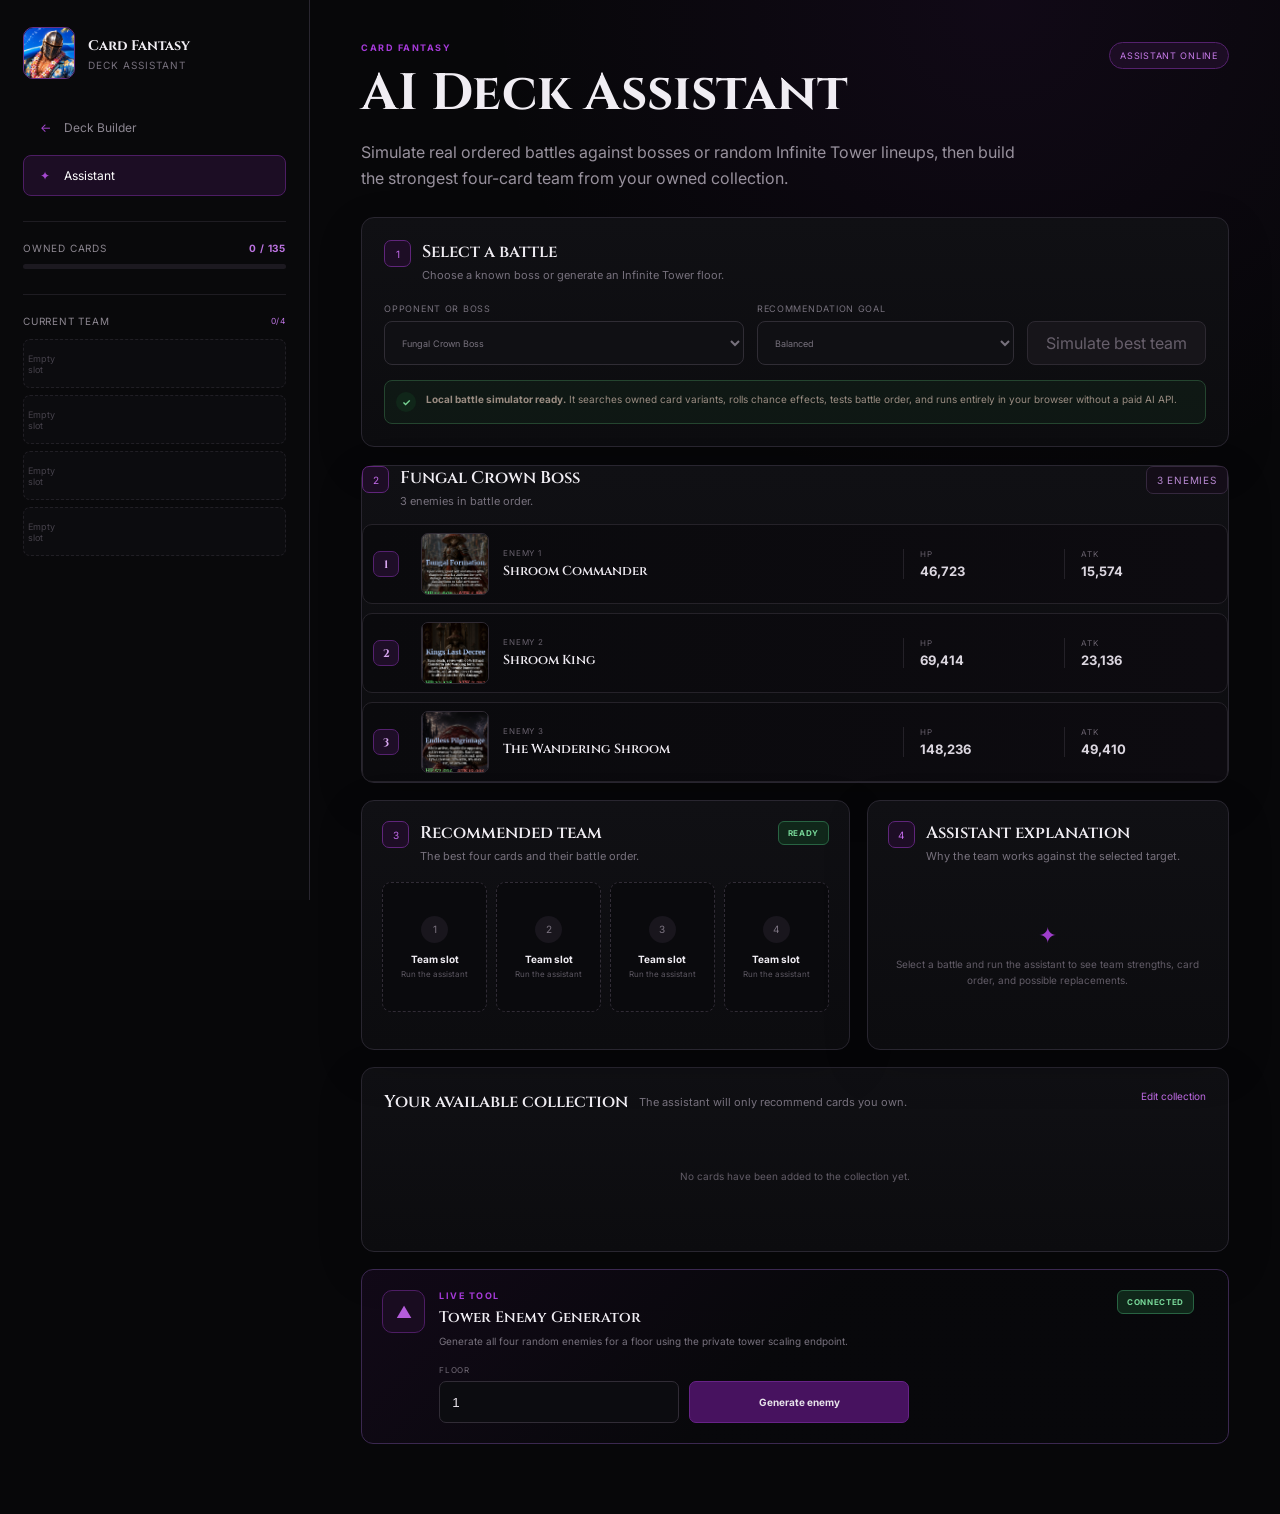
<file: assistant.html>
<!DOCTYPE html>
<html lang="en">
<head>
  <meta charset="UTF-8">
  <meta name="viewport" content="width=device-width, initial-scale=1.0">
  <title>CF Deck Assistant</title>
  <meta name="description" content="Card Fantasy team recommendation and battle-planning interface.">
  <link rel="preconnect" href="https://fonts.googleapis.com">
  <link rel="preconnect" href="https://fonts.gstatic.com" crossorigin>
  <link href="https://fonts.googleapis.com/css2?family=Cinzel:wght@500;600;700&family=Inter:wght@400;500;600;700&display=swap" rel="stylesheet">
  <link rel="stylesheet" href="assistant.css?v=7">
</head>
<body>
  <div class="assistant-shell">
    <aside class="assistant-sidebar">
      <a class="assistant-brand" href="index.html">
        <img src="assets/cf-brand-icon.png?v=1" alt="">
        <span><strong>Card Fantasy</strong><small>Deck Assistant</small></span>
      </a>

      <nav class="assistant-nav" aria-label="Deck assistant navigation">
        <a href="index.html"><span>←</span> Deck Builder</a>
        <a class="is-active" href="assistant.html"><span>✦</span> Assistant</a>
      </nav>

      <section class="assistant-collection">
        <div><span>Owned cards</span><strong id="assistantOwnedCount">0 / 135</strong></div>
        <div class="assistant-progress"><span id="assistantOwnedProgress"></span></div>
      </section>

      <section class="assistant-current-team">
        <div class="side-heading"><span>Current team</span><small id="assistantTeamCount">0/4</small></div>
        <div id="assistantCurrentTeam"></div>
      </section>
    </aside>

    <main class="assistant-main">
      <header class="assistant-hero">
        <div>
          <p class="eyebrow">Card Fantasy</p>
          <h1>AI Deck Assistant</h1>
          <p>Simulate real ordered battles against bosses or random Infinite Tower lineups, then build the strongest four-card team from your owned collection.</p>
        </div>
        <span class="phase-badge">Assistant online</span>
      </header>

      <section class="assistant-setup panel">
        <div class="panel-heading">
          <div><span class="step-number">1</span><div><h2>Select a battle</h2><p>Choose a known boss or generate an Infinite Tower floor.</p></div></div>
        </div>

        <div class="assistant-fields">
          <label>
            <span>Opponent or boss</span>
            <select id="assistantTarget" aria-label="Choose a boss"></select>
          </label>
          <label>
            <span>Recommendation goal</span>
            <select id="assistantGoal">
              <option value="balanced">Balanced</option>
              <option value="survival">Maximum survival</option>
              <option value="damage">Maximum damage</option>
              <option value="counter">Counter the opponent</option>
            </select>
          </label>
          <button id="assistantAnalyze" type="button">Simulate best team</button>
        </div>

        <div class="data-notice is-connected">
          <span>✓</span>
          <p><strong>Local battle simulator ready.</strong> It searches owned card variants, rolls chance effects, tests battle order, and runs entirely in your browser without a paid AI API.</p>
        </div>
      </section>

      <section class="boss-preview panel">
        <div class="panel-heading">
          <div><span class="step-number">2</span><div><h2 id="bossPreviewName">Selected boss</h2><p id="bossPreviewSummary">Enemy lineup and exact stats.</p></div></div>
          <span class="encounter-total" id="bossEncounterTotal"></span>
        </div>
        <div class="boss-stage-list" id="bossStageList"></div>
      </section>

      <section class="recommendation-grid">
        <article class="panel recommendation-panel">
          <div class="panel-heading">
            <div><span class="step-number">3</span><div><h2>Recommended team</h2><p>The best four cards and their battle order.</p></div></div>
            <span class="live-label" id="recommendationStatus">Ready</span>
          </div>
          <div class="simulation-summary" id="simulationSummary" hidden>
            <div><small>Estimated win chance</small><strong id="simulationWinChance">—</strong></div>
            <div><small>Expected result</small><strong id="simulationVerdict">—</strong></div>
            <div><small>Verification</small><strong id="simulationTrials">—</strong></div>
            <div id="simulationFloorMetric" hidden><small>Tower ceiling range</small><strong id="simulationFloorRange">—</strong></div>
          </div>
          <div class="recommended-slots" id="recommendedSlots">
            <div><span>1</span><strong>Team slot</strong><small>Run the assistant</small></div>
            <div><span>2</span><strong>Team slot</strong><small>Run the assistant</small></div>
            <div><span>3</span><strong>Team slot</strong><small>Run the assistant</small></div>
            <div><span>4</span><strong>Team slot</strong><small>Run the assistant</small></div>
          </div>
        </article>

        <article class="panel explanation-panel">
          <div class="panel-heading"><div><span class="step-number">4</span><div><h2>Assistant explanation</h2><p>Why the team works against the selected target.</p></div></div></div>
          <div class="empty-explanation" id="assistantExplanation">
            <span>✦</span>
            <p>Select a battle and run the assistant to see team strengths, card order, and possible replacements.</p>
          </div>
        </article>
      </section>

      <section class="owned-preview panel">
        <div class="panel-heading">
          <div><h2>Your available collection</h2><p>The assistant will only recommend cards you own.</p></div>
          <a href="index.html">Edit collection</a>
        </div>
        <div class="owned-strip" id="assistantOwnedStrip"></div>
      </section>

      <section class="future-tools tower-tools">
        <article class="future-card tower-tool is-live">
          <span class="future-icon">▲</span>
          <div class="tower-tool-content">
            <div class="tower-tool-heading">
              <div><p class="eyebrow">Live tool</p><h2>Tower Enemy Generator</h2><p>Generate all four random enemies for a floor using the private tower scaling endpoint.</p></div>
              <span class="live-label">Connected</span>
            </div>
            <div class="tower-controls">
              <label for="towerFloor"><span>Floor</span><input id="towerFloor" type="number" min="1" step="1" value="1"></label>
              <button id="towerGenerate" type="button">Generate enemy</button>
            </div>
            <div class="tower-result" id="towerResult" hidden>
              <div class="tower-result-heading">
                <div><small>Generated battle</small><strong id="towerResultFloor">Floor 1</strong></div>
              </div>
              <div class="tower-enemy-grid" id="towerEnemyGrid"></div>
            </div>
            <p class="tower-error" id="towerError" hidden></p>
          </div>
        </article>
      </section>
    </main>
  </div>

  <script src="assistant.js?v=9"></script>
</body>
</html>
</file>
<file: assistant.css>
:root{--bg:#070709;--panel:#0e0e12;--panel-2:#131318;--line:#292630;--text:#f0edf3;--muted:#87818c;--purple:#932bd0;--purple-soft:#2b1038;--sidebar:310px}
*{box-sizing:border-box}body{margin:0;min-height:100vh;color:var(--text);background:radial-gradient(circle at 78% 0,rgba(115,30,158,.09),transparent 28%),var(--bg);font-family:Inter,system-ui,sans-serif}button,select{font:inherit;color:inherit}.assistant-shell{display:grid;grid-template-columns:var(--sidebar) minmax(0,1fr);min-height:100vh}
.assistant-sidebar{position:fixed;inset:0 auto 0 0;width:var(--sidebar);padding:27px 23px;border-right:1px solid var(--line);background:#09090b;overflow-y:auto}.assistant-brand{display:flex;align-items:center;gap:13px;color:inherit;text-decoration:none}.assistant-brand img{width:52px;height:52px;border:1px solid #673087;border-radius:10px;object-fit:cover}.assistant-brand strong{display:block;font:700 14px Cinzel,serif}.assistant-brand small{display:block;margin-top:4px;color:#77717d;font-size:10px;text-transform:uppercase;letter-spacing:.1em}
.assistant-nav{display:grid;gap:7px;margin-top:28px}.assistant-nav a{display:flex;align-items:center;gap:10px;padding:12px;border:1px solid transparent;border-radius:8px;color:#8c8691;text-decoration:none;font-size:12px}.assistant-nav a:hover,.assistant-nav a.is-active{color:#fff;border-color:#4d1d64;background:#1c0d24}.assistant-nav span{width:18px;text-align:center;color:#a648d2}
.assistant-collection,.assistant-current-team{margin-top:25px;padding-top:20px;border-top:1px solid #1e1c22}.assistant-collection>div:first-child,.side-heading{display:flex;justify-content:space-between;align-items:center;color:#8d8791;font-size:10px;text-transform:uppercase;letter-spacing:.08em}.assistant-collection strong,.side-heading small{color:#bd74e2}.assistant-progress{height:5px;margin-top:10px;border-radius:10px;background:#1c1920;overflow:hidden}.assistant-progress span{display:block;height:100%;width:0;background:linear-gradient(90deg,#7220a0,#c157f1);transition:width .25s}
#assistantCurrentTeam{display:grid;gap:7px;margin-top:12px}.assistant-team-slot{display:grid;grid-template-columns:40px 1fr;gap:9px;align-items:center;min-height:49px;padding:4px;border:1px solid #211f25;border-radius:7px;background:#0c0c0f}.assistant-team-slot img{width:40px;height:40px;border-radius:5px;object-fit:cover}.assistant-team-slot strong{display:block;overflow:hidden;text-overflow:ellipsis;white-space:nowrap;font-size:10px}.assistant-team-slot small{display:block;margin-top:3px;color:#6f6974;font-size:8px}.assistant-team-slot.is-empty{display:grid;place-items:center;color:#45414a;border-style:dashed;font-size:9px}
.assistant-main{grid-column:2;padding:42px clamp(24px,4vw,66px) 70px}.assistant-hero{display:flex;align-items:flex-start;justify-content:space-between;gap:25px;margin-bottom:26px}.eyebrow{margin:0 0 6px;color:#a53ad8;font-size:9px;font-weight:700;text-transform:uppercase;letter-spacing:.17em}.assistant-hero h1{margin:0;font:700 clamp(30px,4vw,54px) Cinzel,serif}.assistant-hero p:last-child{max-width:660px;margin:12px 0 0;color:#98919d;line-height:1.6}.phase-badge,.locked-label{padding:7px 10px;border:1px solid #54216d;border-radius:999px;color:#c77be9;background:#1c0d24;font-size:9px;text-transform:uppercase;letter-spacing:.08em;white-space:nowrap}
.panel{border:1px solid var(--line);border-radius:13px;background:linear-gradient(180deg,#101014,#0c0c0f);box-shadow:0 16px 45px rgba(0,0,0,.18)}.assistant-setup,.owned-preview{padding:22px}.panel-heading{display:flex;align-items:flex-start;justify-content:space-between;gap:15px}.panel-heading>div{display:flex;align-items:flex-start;gap:11px}.panel-heading h2{margin:0;font:600 17px Cinzel,serif}.panel-heading p{margin:5px 0 0;color:#77717d;font-size:11px}.step-number{display:grid;place-items:center;flex:0 0 auto;width:27px;height:27px;border:1px solid #60257b;border-radius:7px;color:#c46bec;background:#1d0d25;font-size:10px}
.assistant-fields{display:grid;grid-template-columns:1.4fr 1fr auto;gap:13px;align-items:end;margin-top:21px}.assistant-fields label{display:grid;gap:7px;color:#77717d;font-size:9px;text-transform:uppercase;letter-spacing:.08em}.assistant-fields select{height:44px;padding:0 13px;border:1px solid #302d35;border-radius:8px;background:#101014;outline:0}.assistant-fields select:disabled{color:#5d5862}.assistant-fields button{height:44px;padding:0 18px;border:1px solid #5d2477;border-radius:8px;background:#45105e}.assistant-fields button:disabled{cursor:not-allowed;color:#675f6b;border-color:#2d2931;background:#17151a}.data-notice{display:flex;align-items:flex-start;gap:10px;margin-top:15px;padding:11px;border:1px solid #3b3030;border-radius:8px;background:#171111}.data-notice>span{display:grid;place-items:center;width:20px;height:20px;border-radius:50%;color:#e2aa72;background:#3a2413;font-weight:700;font-size:10px}.data-notice p{margin:0;color:#9a8c82;font-size:10px;line-height:1.5}
.recommendation-grid{display:grid;grid-template-columns:1.35fr 1fr;gap:17px;margin-top:17px}.recommendation-panel,.explanation-panel{padding:20px}.recommended-slots{display:grid;grid-template-columns:repeat(4,1fr);gap:9px;margin-top:19px}.recommended-slots>div{min-height:130px;display:flex;flex-direction:column;align-items:center;justify-content:center;border:1px dashed #312c36;border-radius:9px;background:#0a0a0d;text-align:center}.recommended-slots>div>span{display:grid;place-items:center;width:27px;height:27px;border-radius:50%;color:#7d7582;background:#19161d;font-size:10px}.recommended-slots strong{margin-top:10px;font-size:10px}.recommended-slots small{margin-top:4px;color:#5d5862;font-size:8px}.empty-explanation{min-height:148px;display:grid;place-items:center;align-content:center;gap:9px;margin-top:18px;color:#625c67;text-align:center}.empty-explanation>span{color:#9f3ecb;font-size:22px}.empty-explanation p{max-width:330px;margin:0;font-size:10px;line-height:1.55}
.owned-preview{margin-top:17px}.owned-preview .panel-heading a{color:#bd69e2;text-decoration:none;font-size:10px}.owned-strip{display:flex;gap:9px;margin-top:17px;overflow-x:auto;padding-bottom:7px}.owned-card{flex:0 0 72px}.owned-card img{display:block;width:72px;height:92px;border:1px solid #302b34;border-radius:6px;object-fit:cover}.owned-card strong{display:block;margin-top:5px;overflow:hidden;text-overflow:ellipsis;white-space:nowrap;font-size:8px}.owned-card small{color:#77717d;font-size:8px}.owned-empty{display:grid;place-items:center;width:100%;min-height:92px;color:#625c67;font-size:10px}
.future-tools{display:grid;grid-template-columns:1fr 1fr;gap:17px;margin-top:17px}.future-card{display:grid;grid-template-columns:auto 1fr auto;gap:14px;align-items:center;padding:20px;border:1px solid #27242c;border-radius:12px;background:#0c0c0f}.future-icon{display:grid;place-items:center;width:43px;height:43px;border:1px solid #4d1d64;border-radius:10px;color:#b45cdb;background:#190c20}.future-card h2{margin:0;font:600 15px Cinzel,serif}.future-card p:last-child{margin:6px 0 0;color:#77717d;font-size:10px;line-height:1.5}
@media(max-width:1050px){:root{--sidebar:250px}.recommendation-grid,.future-tools{grid-template-columns:1fr}.recommended-slots{grid-template-columns:repeat(2,1fr)}.assistant-fields{grid-template-columns:1fr 1fr}.assistant-fields button{grid-column:1/-1}}
@media(max-width:700px){.assistant-shell{display:block}.assistant-sidebar{position:relative;width:100%;border-right:0;border-bottom:1px solid var(--line)}.assistant-current-team{display:none}.assistant-main{padding:25px 14px 45px}.assistant-hero{display:grid}.assistant-fields{grid-template-columns:1fr}.recommended-slots{grid-template-columns:1fr 1fr}.future-card{grid-template-columns:auto 1fr}.future-card .locked-label{grid-column:1/-1;justify-self:start}}


/* Exact boss encounter data */
.data-notice.is-connected{border-color:#24452f;background:rgba(30,82,48,.16)}
.data-notice.is-connected>span{color:#79d695;border-color:#326544;background:#102619}
.boss-preview{margin-top:18px}
.encounter-total{padding:7px 10px;border:1px solid #35283e;border-radius:7px;color:#b889d2;background:#140d18;font-size:10px;text-transform:uppercase;letter-spacing:.08em}
.boss-stage-list{display:grid;gap:9px;margin-top:16px}
.boss-stage{display:grid;grid-template-columns:34px 68px minmax(180px,1fr) minmax(105px,.38fr) minmax(105px,.38fr);align-items:center;gap:14px;min-height:78px;padding:8px 16px 8px 10px;border:1px solid #252229;border-radius:10px;background:linear-gradient(90deg,#0a0a0d,#0d0b10);transition:border-color .15s ease,transform .15s ease}
.boss-stage:hover{transform:translateX(2px);border-color:#4b285d}
.boss-order{display:grid;place-items:center;width:26px;height:26px;border:1px solid #55216f;border-radius:7px;color:#d9a7f1;background:#1e0e27;font:700 11px Cinzel,serif}
.boss-stage-art{width:68px;height:62px;overflow:hidden;border:1px solid #302b34;border-radius:7px;background:#08080a}
.boss-stage-art img{display:block;width:100%;height:100%;object-fit:cover}
.boss-stage-fallback{display:grid;place-items:center;width:100%;height:100%;color:#72517f;font:700 13px Cinzel,serif}
.boss-stage-name{display:grid;gap:4px;min-width:0}.boss-stage-name small,.boss-stat small{color:#68616d;font-size:8px;text-transform:uppercase;letter-spacing:.1em}
.boss-stage-name strong{overflow:hidden;text-overflow:ellipsis;color:#eeeaf1;font:600 13px Cinzel,serif;white-space:nowrap}
.boss-stat{display:grid;gap:4px;padding-left:16px;border-left:1px solid #242128}
.boss-stat strong{color:#dcd7e0;font-size:13px}
@media(max-width:800px){
  .boss-stage{grid-template-columns:28px 54px minmax(0,1fr) auto;padding:8px;gap:9px}
  .boss-stage-art{width:54px;height:54px}
  .boss-stat{grid-column:3/5;display:flex;justify-content:space-between;padding:7px 0 0;border-left:0;border-top:1px solid #211e24}
  .boss-stat+.boss-stat{grid-column:3/5;margin-top:-9px;border-top:0}
}


/* Live private-API tower enemy generator */
.future-tools{align-items:stretch}
.tower-tool.is-live{grid-column:1/-1;align-items:flex-start;border-color:#3b2850;background:linear-gradient(135deg,rgba(94,25,130,.12),rgba(8,8,11,.96) 48%)}
.tower-tool-content{min-width:0;flex:1}
.tower-tool-heading{display:flex;align-items:flex-start;justify-content:space-between;gap:18px}
.live-label{padding:6px 9px;border:1px solid #286342;border-radius:6px;color:#78d899;background:#10271a;font-size:8px;font-weight:700;text-transform:uppercase;letter-spacing:.08em}
.tower-controls{display:grid;grid-template-columns:minmax(150px,240px) minmax(160px,220px);gap:10px;margin-top:16px}
.tower-controls label{display:grid;gap:6px}.tower-controls label span{color:#716a76;font-size:8px;text-transform:uppercase;letter-spacing:.09em}
.tower-controls input,.tower-controls button{height:42px;border:1px solid #312c36;border-radius:7px;color:#e7e2ea;background:#0c0c10;outline:0}
.tower-controls input{padding:0 12px}.tower-controls input:focus{border-color:#812eb1;box-shadow:0 0 0 2px rgba(139,24,210,.1)}
.tower-controls button{align-self:end;border-color:#672387;background:#47125f;font-size:10px;font-weight:700}.tower-controls button:hover{background:#5b1678}.tower-controls button:disabled{cursor:wait;opacity:.65}
.tower-result{display:grid;grid-template-columns:68px minmax(180px,1fr) minmax(110px,.35fr) minmax(110px,.35fr);align-items:center;gap:14px;margin-top:14px;padding:10px;border:1px solid #2b2730;border-radius:9px;background:#09090c}
.tower-result[hidden],.tower-error[hidden]{display:none!important}
.tower-enemy-art{width:68px;height:68px;overflow:hidden;border:1px solid #3a3040;border-radius:7px;background:#08080a}.tower-enemy-art img{display:block;width:100%;height:100%;object-fit:cover}
.tower-enemy-name{display:grid;gap:3px}.tower-enemy-name small,.tower-result-stat small{color:#6d6671;font-size:8px;text-transform:uppercase;letter-spacing:.08em}.tower-enemy-name strong{font:600 13px Cinzel,serif}.tower-enemy-name span{color:#9552b9;font-size:9px}
.tower-result-stat{display:grid;gap:4px;padding-left:14px;border-left:1px solid #27232b}.tower-result-stat strong{font-size:14px}
.tower-error{margin:10px 0 0;color:#e0838d;font-size:10px}
@media(max-width:760px){
  .tower-controls{grid-template-columns:1fr}
  .tower-result{grid-template-columns:58px 1fr}
  .tower-enemy-art{width:58px;height:58px}
  .tower-result-stat{padding:8px 0 0;border-left:0;border-top:1px solid #27232b}
}


/* Unified four-enemy tower battle and recommendation engine */
.tower-tools{grid-template-columns:1fr}
.tower-result{display:block}
.tower-result-heading{display:flex;align-items:center;justify-content:space-between;gap:16px;padding:4px 4px 12px}
.tower-result-heading>div:first-child{display:grid;gap:3px}
.tower-result-heading small{color:#6d6671;font-size:8px;text-transform:uppercase;letter-spacing:.09em}
.tower-result-heading strong{font:600 14px Cinzel,serif}
.tower-result-heading>div:last-child{display:flex;flex-wrap:wrap;gap:8px}
.tower-result-heading span{padding:6px 9px;border:1px solid #29252d;border-radius:6px;color:#77717d;background:#0c0c0f;font-size:9px}
.tower-result-heading b{margin-left:4px;color:#d9d4dd}
.tower-enemy-grid{display:grid;grid-template-columns:repeat(4,minmax(0,1fr));gap:9px}
.tower-enemy-card{position:relative;min-width:0;overflow:hidden;border:1px solid #302a34;border-radius:8px;background:#0b0b0e}
.tower-enemy-card>span{position:absolute;top:5px;left:5px;z-index:2;display:grid;place-items:center;width:20px;height:20px;border:1px solid #744094;border-radius:5px;color:#f0dfff;background:rgba(17,8,22,.9);font-size:8px;font-weight:700}
.tower-enemy-card img{display:block;width:100%;aspect-ratio:1/1;object-fit:cover}
.tower-enemy-card strong{display:block;padding:8px;overflow:hidden;color:#ded9e2;text-overflow:ellipsis;white-space:nowrap;font:600 9px Cinzel,serif}

.recommendation-slot{position:relative;padding:9px!important;border-style:solid!important}
.recommendation-slot>span{position:absolute;top:7px;left:7px;z-index:2}
.recommendation-slot img{width:64px;height:64px;object-fit:cover;border:1px solid #3d3342;border-radius:7px}
.recommendation-slot>div{display:grid;gap:4px;margin-top:7px;min-width:0}
.recommendation-slot>div strong{margin:0;overflow:hidden;text-overflow:ellipsis;white-space:nowrap;font:600 9px Cinzel,serif}
.recommendation-slot>div small{margin:0;line-height:1.4}
.recommendation-slot.is-empty{border-style:dashed!important}

.empty-explanation:has(.assistant-answer){display:block;text-align:left}
.assistant-answer{width:100%;color:#8f8994}
.assistant-answer>p{max-width:none;margin:0 0 10px}
.assistant-answer ol{display:grid;gap:7px;margin:0 0 11px;padding-left:18px;color:#8f8994;font-size:9px;line-height:1.45}
.assistant-answer li strong{color:#d8d2dc}
.assistant-alternatives span{color:#b76fda;font-weight:700}
.assistant-answer button{width:100%;height:38px;margin:3px 0 9px;border:1px solid #69268a;border-radius:7px;color:#f2e9f6;background:#46115e;font-size:9px;font-weight:700}
.assistant-answer button:hover{background:#5b1678}
.assistant-answer>small{display:block;color:#5f5964;font-size:8px;line-height:1.45}
#recommendationStatus{white-space:nowrap}

@media(max-width:820px){
  .tower-enemy-grid{grid-template-columns:repeat(2,minmax(0,1fr))}
  .tower-result-heading{align-items:flex-start;flex-direction:column}
}


/* Full portrait tower cards matching the main deck grid */
.tower-enemy-card{position:relative;display:block;overflow:hidden;text-align:left;border:1px solid #242128;border-radius:8px;background:#09090b;box-shadow:0 10px 24px rgba(0,0,0,.28)}
.tower-enemy-card>.tower-card-order{position:absolute;top:6px;left:6px;z-index:5;display:grid;place-items:center;width:22px;height:22px;border:1px solid #744094;border-radius:5px;color:#f0dfff;background:rgba(17,8,22,.92);font-size:8px;font-weight:700}
.tower-enemy-card>.tower-card-image-frame{position:relative;top:auto;left:auto;z-index:1;display:block;width:100%;height:auto;overflow:hidden;border:0;border-radius:0;aspect-ratio:41/55;background:#08080a}
.tower-card-image-frame>img{display:block;width:100%;height:100%;object-fit:cover;aspect-ratio:auto}
.tower-card-fallback{position:absolute;inset:0;display:grid;place-items:center;padding:15px;color:#5d5662;text-align:center;font:600 10px Cinzel,serif}
.tower-generated-stats{position:absolute;inset:auto 0 0;z-index:3;display:flex;align-items:flex-end;justify-content:space-between;gap:7px;min-height:19%;padding:18px 7px 7px;background:linear-gradient(transparent,rgba(2,2,3,.96) 48%);font:700 clamp(9px,1vw,13px) Cinzel,serif;text-shadow:0 2px 4px #000}
.tower-generated-stats span:first-child{color:#65e67e}.tower-generated-stats span:last-child{color:#ff6969}.tower-generated-stats b{color:inherit;font:inherit}
.tower-enemy-card h3{margin:7px 7px 3px;overflow:hidden;color:#e8e4eb;text-overflow:ellipsis;white-space:nowrap;font:600 10px Cinzel,serif}
.tower-card-subline,.tower-card-statline{display:flex;justify-content:space-between;gap:6px;margin:0 7px;color:#625c67;font-size:7px}
.tower-card-statline{margin-top:4px;margin-bottom:7px}.tower-card-statline span:first-child{color:#61c978}.tower-card-statline span:last-child{color:#df6868}.tower-card-statline b{color:inherit}
@media(max-width:700px){
  .tower-enemy-grid{grid-template-columns:repeat(2,minmax(0,1fr))}
  .tower-generated-stats{font-size:10px}
}


/* Compact generated cards: one stat display per card */
.tower-enemy-grid{grid-template-columns:repeat(4,minmax(0,205px));justify-content:start;align-items:start}
.tower-enemy-card{width:100%;max-width:205px}
.tower-card-subline{margin-bottom:7px}
.tower-card-statline{display:none!important}
.tower-result-heading{justify-content:flex-start}
@media(max-width:1050px){
  .tower-enemy-grid{grid-template-columns:repeat(auto-fill,minmax(165px,205px))}
}
@media(max-width:520px){
  .tower-enemy-grid{grid-template-columns:repeat(2,minmax(0,1fr))}
  .tower-enemy-card{max-width:none}
}

.simulation-summary{display:grid;grid-template-columns:repeat(4,minmax(0,1fr));gap:8px;margin-top:17px}
.simulation-summary[hidden]{display:none}
.simulation-summary>div{min-width:0;padding:10px;border:1px solid #29242e;border-radius:8px;background:linear-gradient(180deg,#111014,#0a0a0d)}
.simulation-summary small{display:block;color:#706977;font-size:7px;font-weight:700;letter-spacing:.08em;text-transform:uppercase}
.simulation-summary strong{display:block;margin-top:5px;overflow:hidden;color:#eee8f1;font-family:Cinzel,serif;font-size:11px;text-overflow:ellipsis;white-space:nowrap}
#simulationWinChance{color:#b96ee1}
#simulationFloorRange{color:#e3b8f5}
.simulation-comparison,.floor-range-copy{padding:8px 9px;border:1px solid #28232d;border-radius:7px;background:#0b0a0d}
.simulation-comparison strong{color:#d995f0}
.floor-range-copy strong{color:#e2c6ec}
@media(max-width:900px){.simulation-summary{grid-template-columns:repeat(2,minmax(0,1fr))}}
</file>
